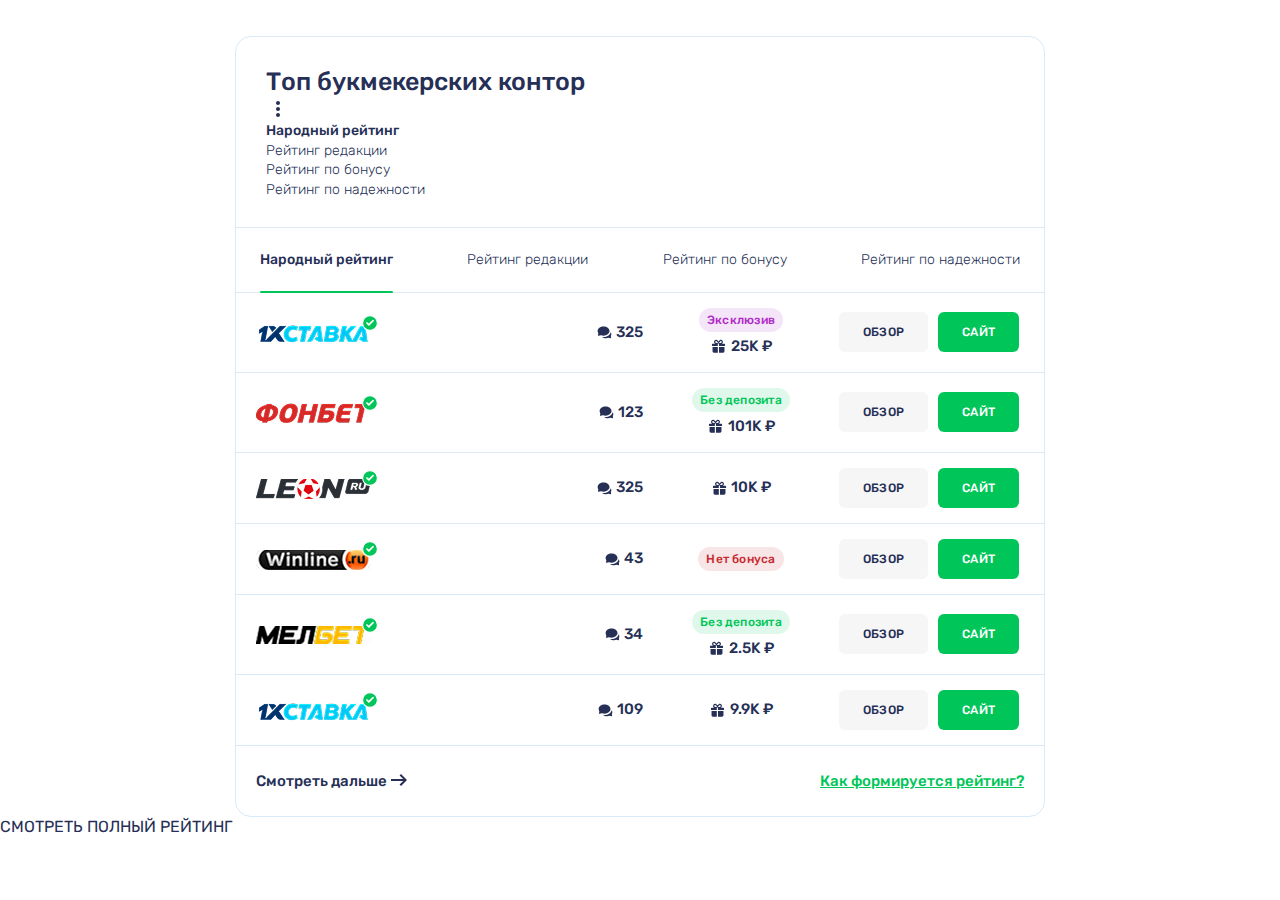
<file: index.html>
<!DOCTYPE html>
<html lang="en">
	<head>
		<meta charset="UTF-8" />
		<meta name="viewport" content="width=device-width, initial-scale=1.0" />
		<title>Fortune-p</title>

		<link rel="preconnect" href="https://fonts.googleapis.com">
		<link rel="preconnect" href="https://fonts.gstatic.com" crossorigin>
		<link href="https://fonts.googleapis.com/css2?family=Rubik:ital,wght@0,300..900;1,300..900&display=swap" rel="stylesheet">

		<link rel="shortcut icon" href="./favicon.ico" type="image/x-icon" />
		<link rel="stylesheet" href="./assets/scss/app.css" />
	</head>
	<body>

		<div id="app">

			<div class="table-container">
				<div class="table-header">
					<div class="table-title">Топ букмекерских контор</div>
					<div class="table-open-modal">
						<button class="btn-dots"></button>
						<div class="table-filter-items">
							<div class="table-filter-item table-label active">Народный рейтинг</div>
							<div class="table-filter-item table-label">Рейтинг редакции</div>
							<div class="table-filter-item table-label">Рейтинг по бонусу</div>
							<div class="table-filter-item table-label">Рейтинг по надежности</div>
						</div>
					</div>
				</div>
				<div class="table-filters">
					<div class="table-filter table-label active">Народный рейтинг</div>
					<div class="table-filter table-label">Рейтинг редакции</div>
					<div class="table-filter table-label">Рейтинг по бонусу</div>
					<div class="table-filter table-label">Рейтинг по надежности</div>
				</div>
				<div class="table-body">
					<div class="table-line">
						<div class="table-line__image">
							<img src="./assets/img/table/logo-01.png" alt="Fortune P" />
							<div class="verified"></div>
						</div>
						<div class="table-line__rating">
							<a href="#" class="rating-stars" data-rating="4.9"></a>
							<div class="comments">325</div>
						</div>
						<div class="table-line__badge">
							<div class="badge badge-purpure">Эксклюзив</div>
							<div class="gift">25K</div>
						</div>
						<div class="table-line__controls">
							<button class="btn">ОБЗОР</button>
							<a href="#" target="_blank" rel="noopener noreferrer" class="btn btn-green">САЙТ</a>
						</div>
					</div>
					<div class="table-line">
						<div class="table-line__image">
							<img src="./assets/img/table/logo-02.png" alt="Fortune P" />
							<div class="verified"></div>
						</div>
						<div class="table-line__rating">
							<a href="#" class="rating-stars" data-rating="4.8"></a>
							<div class="comments">123</div>
						</div>
						<div class="table-line__badge">
							<div class="badge badge-green">Без депозита</div>
							<div class="gift">101K</div>
						</div>
						<div class="table-line__controls">
							<button class="btn">ОБЗОР</button>
							<a href="#" target="_blank" rel="noopener noreferrer" class="btn btn-green">САЙТ</a>
						</div>
					</div>
					<div class="table-line">
						<div class="table-line__image">
							<img src="./assets/img/table/logo-03.png" alt="Fortune P" />
							<div class="verified"></div>
						</div>
						<div class="table-line__rating">
							<a href="#" class="rating-stars" data-rating="4.7"></a>
							<div class="comments">325</div>
						</div>
						<div class="table-line__badge">
							<div class="gift">10K</div>
						</div>
						<div class="table-line__controls">
							<button class="btn">ОБЗОР</button>
							<a href="#" target="_blank" rel="noopener noreferrer" class="btn btn-green">САЙТ</a>
						</div>
					</div>
					<div class="table-line">
						<div class="table-line__image">
							<img src="./assets/img/table/logo-04.png" alt="Fortune P" />
							<div class="verified"></div>
						</div>
						<div class="table-line__rating">
							<a href="#" class="rating-stars" data-rating="3.6"></a>
							<div class="comments">43</div>
						</div>
						<div class="table-line__badge">
							<div class="badge badge-red">Нет бонуса</div>
						</div>
						<div class="table-line__controls">
							<button class="btn">ОБЗОР</button>
							<a href="#" target="_blank" rel="noopener noreferrer" class="btn btn-green">САЙТ</a>
						</div>
					</div>
					<div class="table-line">
						<div class="table-line__image">
							<img src="./assets/img/table/logo-05.png" alt="Fortune P" />
							<div class="verified"></div>
						</div>
						<div class="table-line__rating">
							<a href="#" class="rating-stars" data-rating="5.0"></a>
							<div class="comments">34</div>
						</div>
						<div class="table-line__badge">
							<div class="badge badge-green">Без депозита</div>
							<div class="gift">2.5K</div>
						</div>
						<div class="table-line__controls">
							<button class="btn">ОБЗОР</button>
							<a href="#" target="_blank" rel="noopener noreferrer" class="btn btn-green">САЙТ</a>
						</div>
					</div>
					<div class="table-line">
						<div class="table-line__image">
							<img src="./assets/img/table/logo-01.png" alt="Fortune P" />
							<div class="verified"></div>
						</div>
						<div class="table-line__rating">
							<a href="#" class="rating-stars" data-rating="4.5"></a>
							<div class="comments">109</div>
						</div>
						<div class="table-line__badge">
							<div class="gift">9.9K</div>
						</div>
						<div class="table-line__controls">
							<button class="btn">ОБЗОР</button>
							<a href="#" target="_blank" rel="noopener noreferrer" class="btn btn-green">САЙТ</a>
						</div>
					</div>
				</div>
				<div class="table-footer">
					<p class="table-bottom-link icon-link">Смотреть дальше</p>
        	<a href="#" target="_blank" rel="noopener noreferrer" class="table-bottom-link link-green">Как формируется рейтинг?</a>
				</div>
			</div>

			<div class="table-show-more">СМОТРЕТЬ ПОЛНЫЙ РЕЙТИНГ</div>

		</div>


		<script src="./assets/js/app.js"></script>
	</body>
</html>
</file>
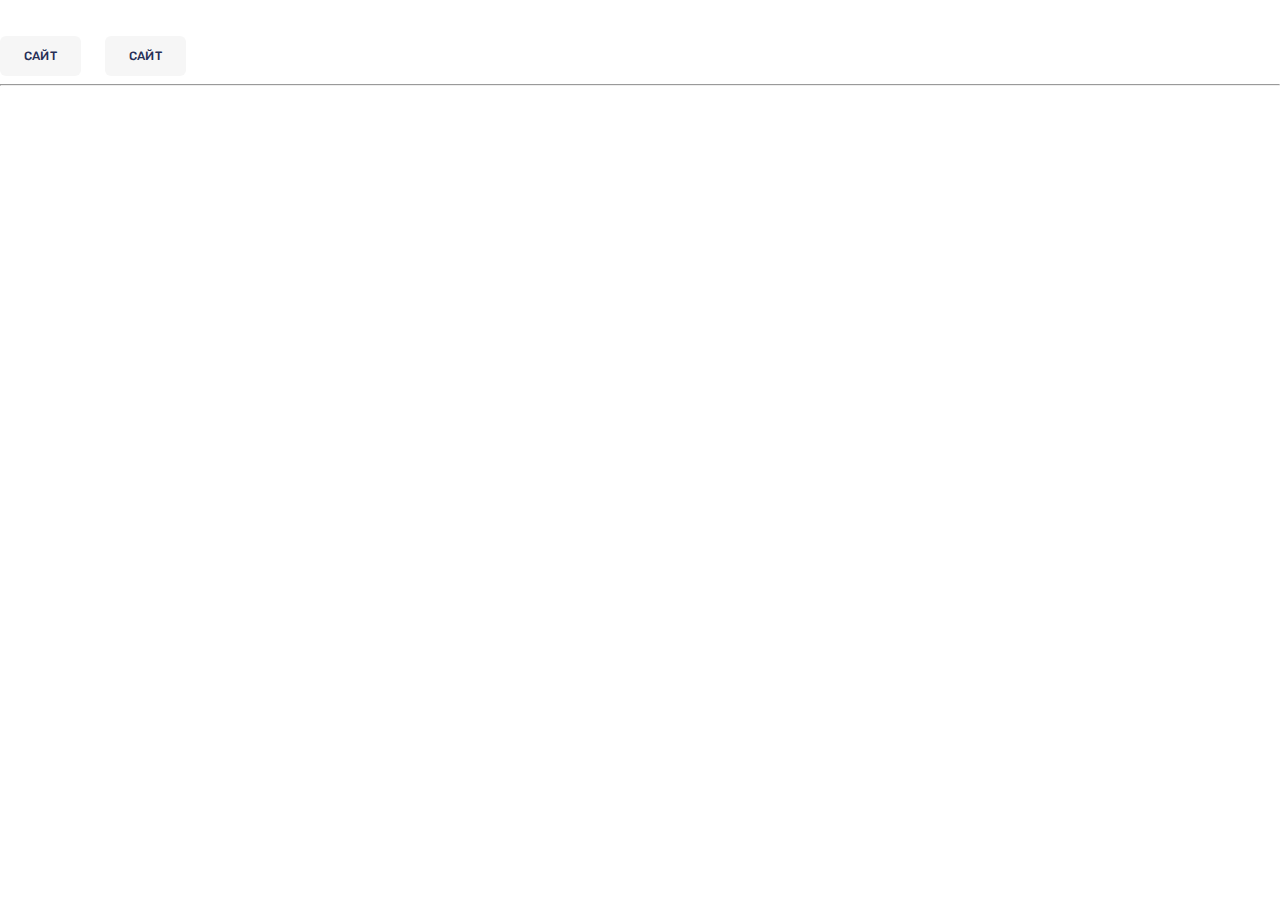
<file: data.html>
<!DOCTYPE html>
<html lang="en">
	<head>
		<meta charset="UTF-8" />
		<meta name="viewport" content="width=device-width, initial-scale=1.0" />
		<title>Fortune-p</title>

		<link rel="preconnect" href="https://fonts.googleapis.com">
		<link rel="preconnect" href="https://fonts.gstatic.com" crossorigin>
		<link href="https://fonts.googleapis.com/css2?family=Rubik:ital,wght@0,300..900;1,300..900&display=swap" rel="stylesheet">

		<link rel="shortcut icon" href="./favicon.ico" type="image/x-icon" />
		<link rel="stylesheet" href="./assets/scss/app.css" />

    <style>
      .elements {
        display: flex;
        flex-wrap: wrap;
        justify-content: flex-start;
        align-items: flex-start;
        gap: 16px 24px;
      }
    </style>
	</head>
	<body>
    <div id="app">

      <div class="elements">
        <button class="btn">сайт</button>
        <a href="#" class="btn">сайт</a>
      </div>

      <hr />

		</div>
		<script src="./assets/js/app.js"></script>
	</body>
</html>
</file>
<file: assets/scss/app.css>
@charset "UTF-8";
html,
body,
div,
span,
applet,
object,
iframe,
h1,
h2,
h3,
h4,
h5,
h6,
p,
blockquote,
pre,
a,
abbr,
acronym,
address,
big,
cite,
code,
del,
dfn,
em,
img,
ins,
kbd,
q,
s,
samp,
small,
strike,
strong,
sub,
sup,
tt,
var,
b,
u,
i,
center,
dl,
dt,
dd,
ol,
ul,
li,
fieldset,
form,
label,
legend,
table,
caption,
tbody,
tfoot,
thead,
tr,
th,
td,
article,
aside,
canvas,
details,
embed,
figure,
figcaption,
footer,
header,
hgroup,
menu,
nav,
output,
ruby,
section,
summary,
time,
mark,
audio,
video {
  margin: 0;
  padding: 0;
  font-size: 100%;
  vertical-align: baseline;
}

a {
  text-decoration: none;
}
a:active, a:hover {
  outline: 0;
}

ul,
li {
  list-style-type: none;
  margin: 0;
  padding: 0;
}

h1,
h2,
h3,
h4,
h5,
h6 {
  font-size: 100%;
  font-weight: normal;
}

html {
  box-sizing: border-box;
}

*,
*:before,
*:after {
  box-sizing: border-box;
}

:focus {
  outline: 0;
}

img,
audio,
video {
  max-width: 100%;
  height: auto;
}

audio,
canvas,
iframe,
video,
img,
svg {
  vertical-align: middle;
}

iframe {
  border: 0;
}

textarea {
  resize: none; /*remove the resize handle on the bottom right*/
  overflow: auto;
  vertical-align: top;
  box-shadow: none;
  -webkit-box-shadow: none;
  -moz-box-shadow: none;
}

input,
textarea,
select,
button {
  margin: 0;
  padding: 0;
  font-size: 100%;
  background-color: transparent;
  outline: none;
  border: none;
}

button,
input {
  line-height: normal;
}

table {
  border-collapse: collapse;
  border-spacing: 0;
}

td,
th {
  padding: 0;
  text-align: left;
}

ul {
  list-style: none;
}

/*
  * Colors
*/
/*
  * Variables
*/
body {
  margin-bottom: 0;
  font-family: "Rubik", sans-serif;
  font-weight: 400;
  font-size: 16px;
  line-height: 1.2;
  color: #262f56;
  background-color: #ffffff;
}

#app {
  position: relative;
  max-width: 1920px;
  margin-inline: auto;
  overflow-x: hidden;
}

.container {
  display: block;
  width: 100%;
  max-width: 1310px;
  margin-inline: auto;
  padding-inline: 10px;
}
@media (max-width: 767px) {
  .container {
    max-width: 600px;
  }
}

.btn {
  display: block;
  width: 100%;
  max-width: max-content;
  padding: 14px 24px;
  font-family: "Rubik", sans-serif;
  font-weight: 500;
  font-size: 12px;
  line-height: 1;
  letter-spacing: 0.02em;
  text-align: center;
  text-transform: uppercase;
  color: #262f56;
  background-color: #f6f6f6;
  border-radius: 6px;
  transition: all 0.4s ease;
  cursor: pointer;
}
.btn.btn-green {
  color: #ffffff;
  background-color: #00c659;
}

.btn-dots {
  display: block;
  width: 24px;
  height: 24px;
  background: url("../img/icons/icon-dots.svg") center/contain no-repeat;
  cursor: pointer;
}

.badge {
  display: block;
  width: 100%;
  max-width: max-content;
  padding: 6px 8px;
  font-family: "Rubik", sans-serif;
  font-weight: 500;
  font-size: 12px;
  line-height: 1;
  letter-spacing: 0.02em;
  text-align: center;
  color: #262f56;
  background-color: #f6f6f6;
  border-radius: 100px;
}
.badge.badge-purpure {
  color: #b02bc8;
  background-color: rgba(176, 43, 200, 0.12);
}
.badge.badge-red {
  color: #c82b32;
  background-color: rgba(200, 43, 50, 0.12);
}
.badge.badge-green {
  color: #00c659;
  background-color: rgba(0, 198, 89, 0.12);
}

.verified {
  display: block;
  width: 16px;
  height: 16px;
  background: url("../img/icons/verified.svg") center/contain no-repeat;
}

.rating-stars {
  display: flex;
  flex-wrap: wrap;
  justify-content: center;
  align-items: center;
  gap: 3px;
  width: 100%;
  max-width: 124px;
}
.rating-stars svg {
  width: 16px;
  height: 16px;
  fill: #c7c7c7;
  object-fit: contain;
}
.rating-stars svg.full {
  fill: #f3bb44;
}
.rating-stars p {
  display: block;
  width: 100%;
  max-width: max-content;
  margin-left: 3px;
  font-family: "Rubik", sans-serif;
  font-weight: 500;
  font-size: 15px;
  line-height: 1.4;
  color: #262f56;
}

.comments {
  display: flex;
  flex-wrap: wrap;
  justify-content: center;
  align-items: center;
  gap: 4px;
  width: 100%;
  max-width: max-content;
  font-family: "Rubik", sans-serif;
  font-weight: 500;
  font-size: 15px;
  line-height: 1.4;
  color: #262f56;
}
.comments:before {
  content: "";
  display: block;
  width: 16px;
  height: 16px;
  background: url("../img/icons/comments.svg") center/contain no-repeat;
}

.gift {
  display: flex;
  flex-wrap: wrap;
  justify-content: center;
  align-items: center;
  gap: 4px;
  width: 100%;
  max-width: max-content;
  font-family: "Rubik", sans-serif;
  font-weight: 500;
  font-size: 15px;
  line-height: 1.4;
  color: #262f56;
}
.gift:before {
  content: "";
  display: block;
  width: 16px;
  height: 16px;
  background: url("../img/icons/gift.svg") center/contain no-repeat;
}
.gift:after {
  content: " ₽";
  display: inline-block;
}

.table-title {
  display: block;
  width: 100%;
  font-family: "Rubik", sans-serif;
  font-weight: 500;
  font-size: 25px;
  color: #262f56;
}

.table-label {
  display: block;
  width: 100%;
  font-family: "Rubik", sans-serif;
  font-weight: 300;
  font-size: 14px;
  line-height: 1.4;
  color: #262f56;
}
.table-label.active {
  font-weight: 500;
}

.table-bottom-link {
  display: block;
  width: 100%;
  max-width: max-content;
  font-family: "Rubik", sans-serif;
  font-weight: 500;
  font-size: 15px;
  color: #262f56;
  cursor: pointer;
}
.table-bottom-link.icon-link:after {
  content: "";
  display: inline-block;
  width: 16px;
  height: 12px;
  margin-left: 4px;
  background: url("../img/icons/arrow-right-dark.svg") center/contain no-repeat;
}
.table-bottom-link.link-green {
  text-decoration: underline;
  color: #00c659;
}

body {
  padding-block: 4vh;
}

.table-container {
  display: block;
  width: 100%;
  max-width: 810px;
  margin: 0 auto;
  border: 1px solid #d9eafa;
  border-radius: 16px;
}
.table-container .table-header {
  display: flex;
  flex-wrap: wrap;
  justify-content: space-between;
  align-items: center;
  width: 100%;
  padding: 30px 30px 12px 30px;
}
.table-container .table-header .table-title {
  max-width: calc(100% - 40px);
}
.table-container .table-filters {
  display: flex;
  flex-wrap: wrap;
  justify-content: space-between;
  align-items: stretch;
  width: 100%;
  margin-top: 16px;
  padding-inline: 24px;
  border-block: 1px solid #d9eafa;
}
.table-container .table-filters .table-filter {
  position: relative;
  max-width: max-content;
  padding-block: 22px;
  cursor: pointer;
}
.table-container .table-filters .table-filter.active:after {
  content: "";
  position: absolute;
  bottom: -1px;
  left: 0;
  width: 100%;
  height: 2px;
  background-color: #00c659;
  border-radius: 4px;
}
.table-container .table-body {
  display: block;
  width: 100%;
}
.table-container .table-body .table-line {
  display: flex;
  flex-wrap: wrap;
  justify-content: flex-start;
  align-items: center;
  gap: 48px;
  width: 100%;
  padding-block: 15px;
  padding-inline: 20px;
}
.table-container .table-body .table-line .table-line__image {
  position: relative;
}
.table-container .table-body .table-line .table-line__image .verified {
  position: absolute;
  top: -7px;
  right: -7px;
}
.table-container .table-body .table-line .table-line__rating {
  display: flex;
  flex-wrap: wrap;
  justify-content: space-between;
  align-items: center;
  width: 100%;
  max-width: 224px;
}
.table-container .table-body .table-line .table-line__badge {
  display: flex;
  flex-wrap: wrap;
  justify-content: center;
  align-items: center;
  gap: 4px;
  width: 100%;
  max-width: 100px;
}
.table-container .table-body .table-line .table-line__controls {
  display: flex;
  flex-wrap: wrap;
  justify-content: space-between;
  align-items: center;
  width: 100%;
  max-width: 180px;
}
.table-container .table-body .table-line:not(:last-child) {
  border-bottom: 1px solid #d9eafa;
}
.table-container .table-footer {
  display: flex;
  flex-wrap: wrap;
  justify-content: space-between;
  align-items: center;
  width: 100%;
  padding-block: 26px;
  padding-inline: 20px;
  border-top: 1px solid #d9eafa;
}
.table-container .table-footer .table-bottom-link {
  max-width: max-content;
}

@media (hover: hover) and (pointer: fine) {
  .btn:hover {
    color: #262f56;
    background-color: #f6f6f6;
  }
}/*# sourceMappingURL=app.css.map */
</file>
